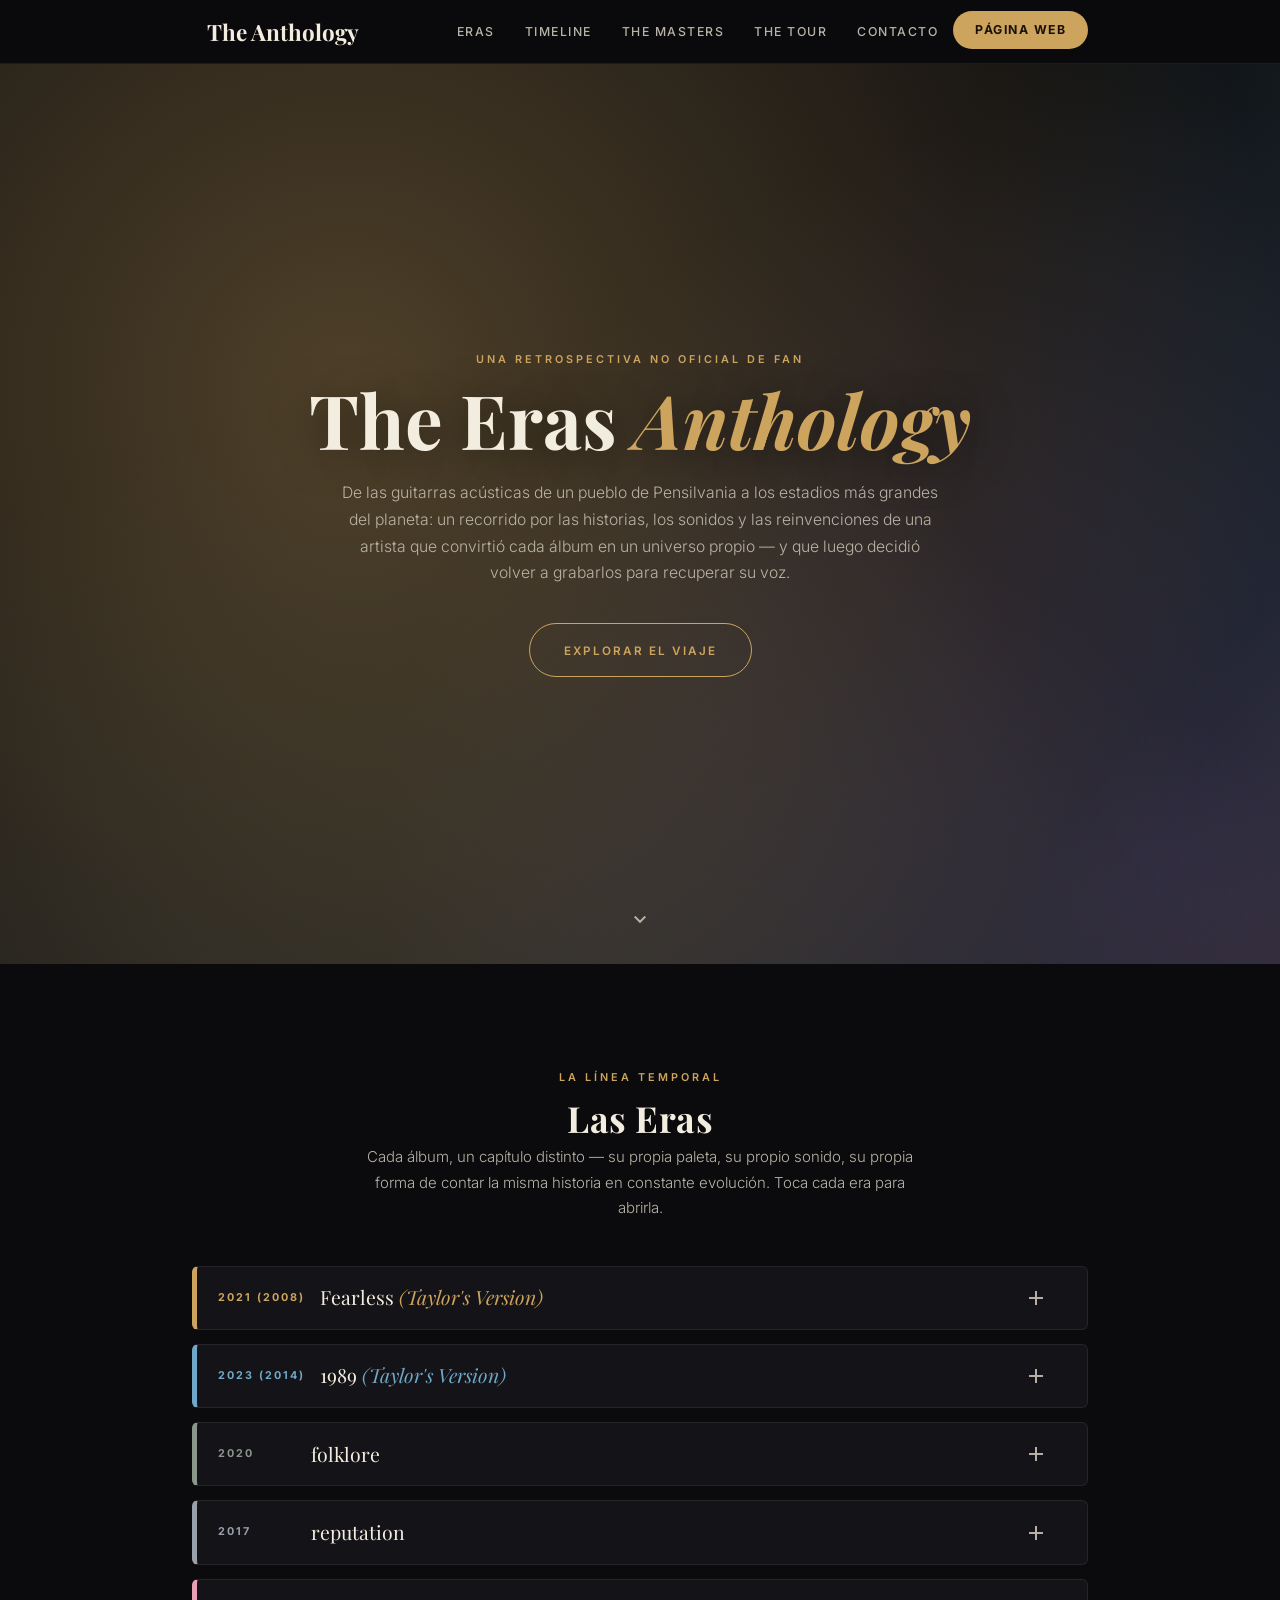
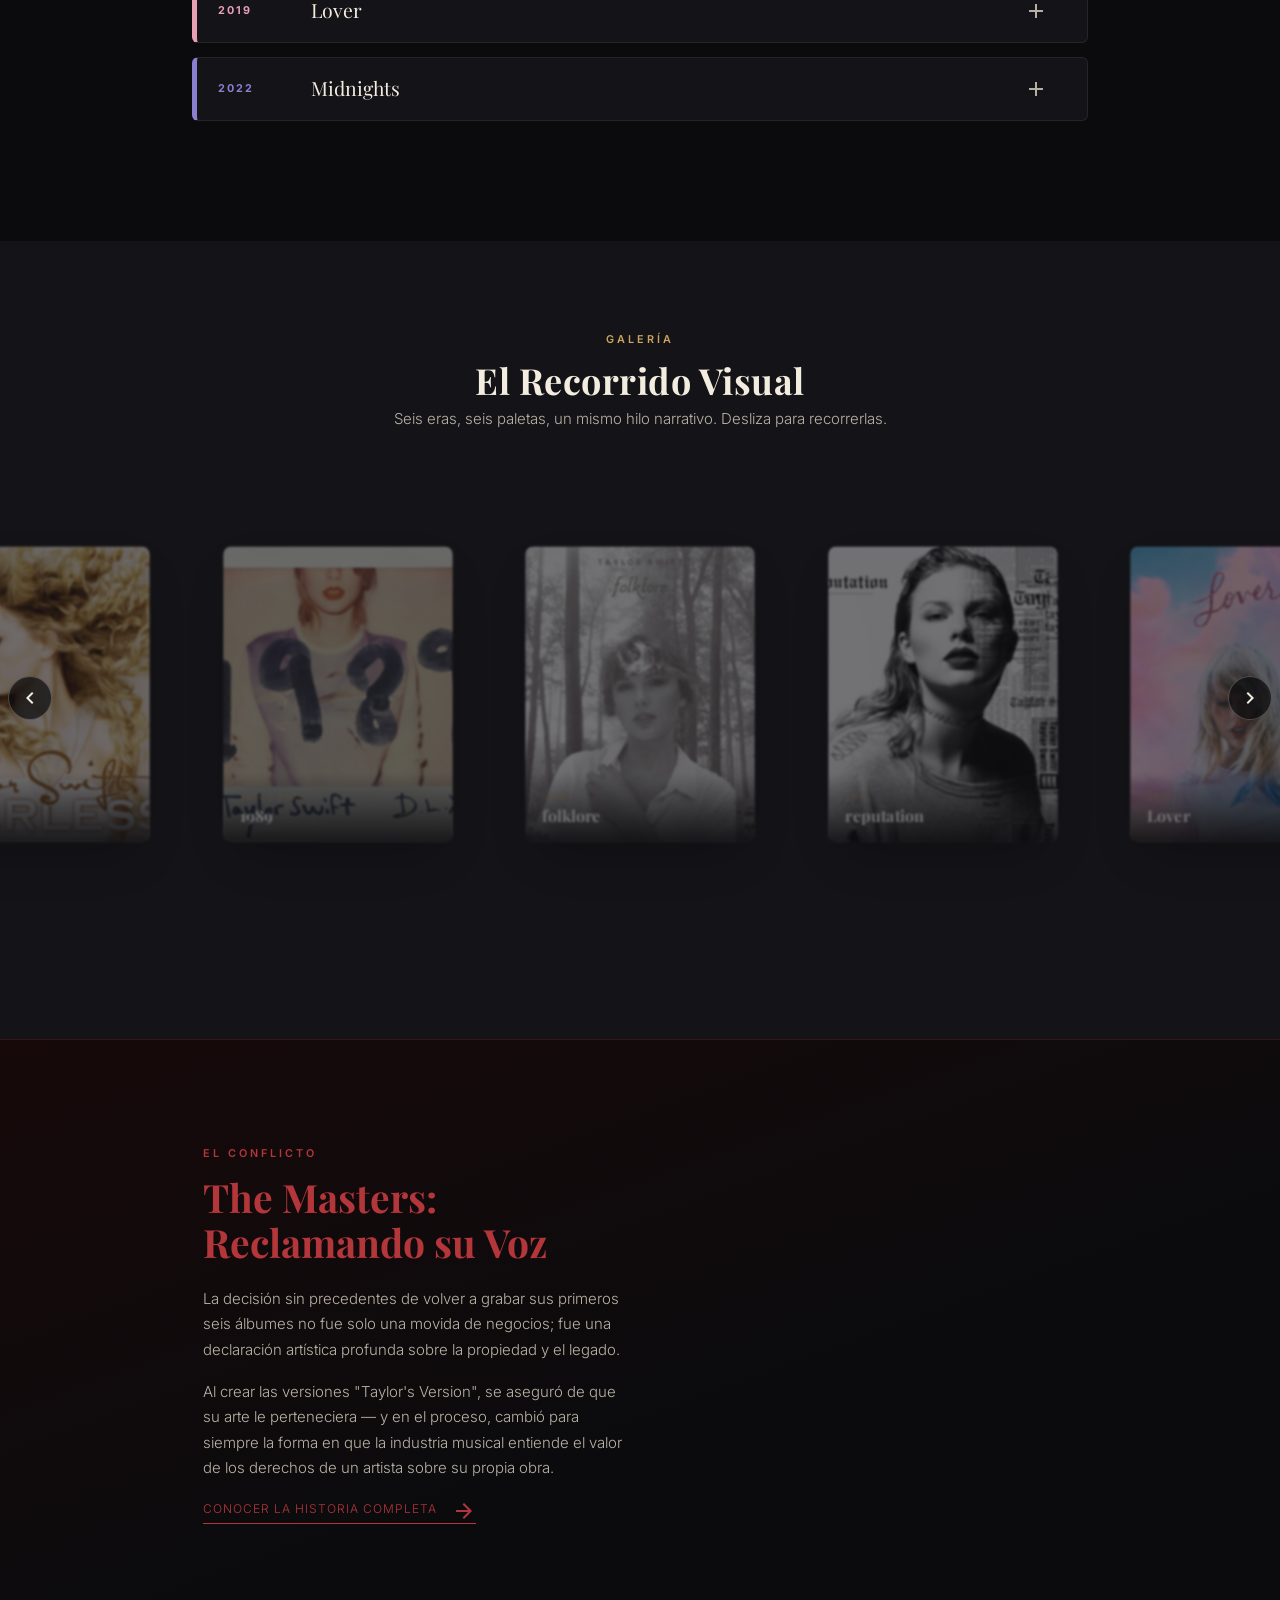
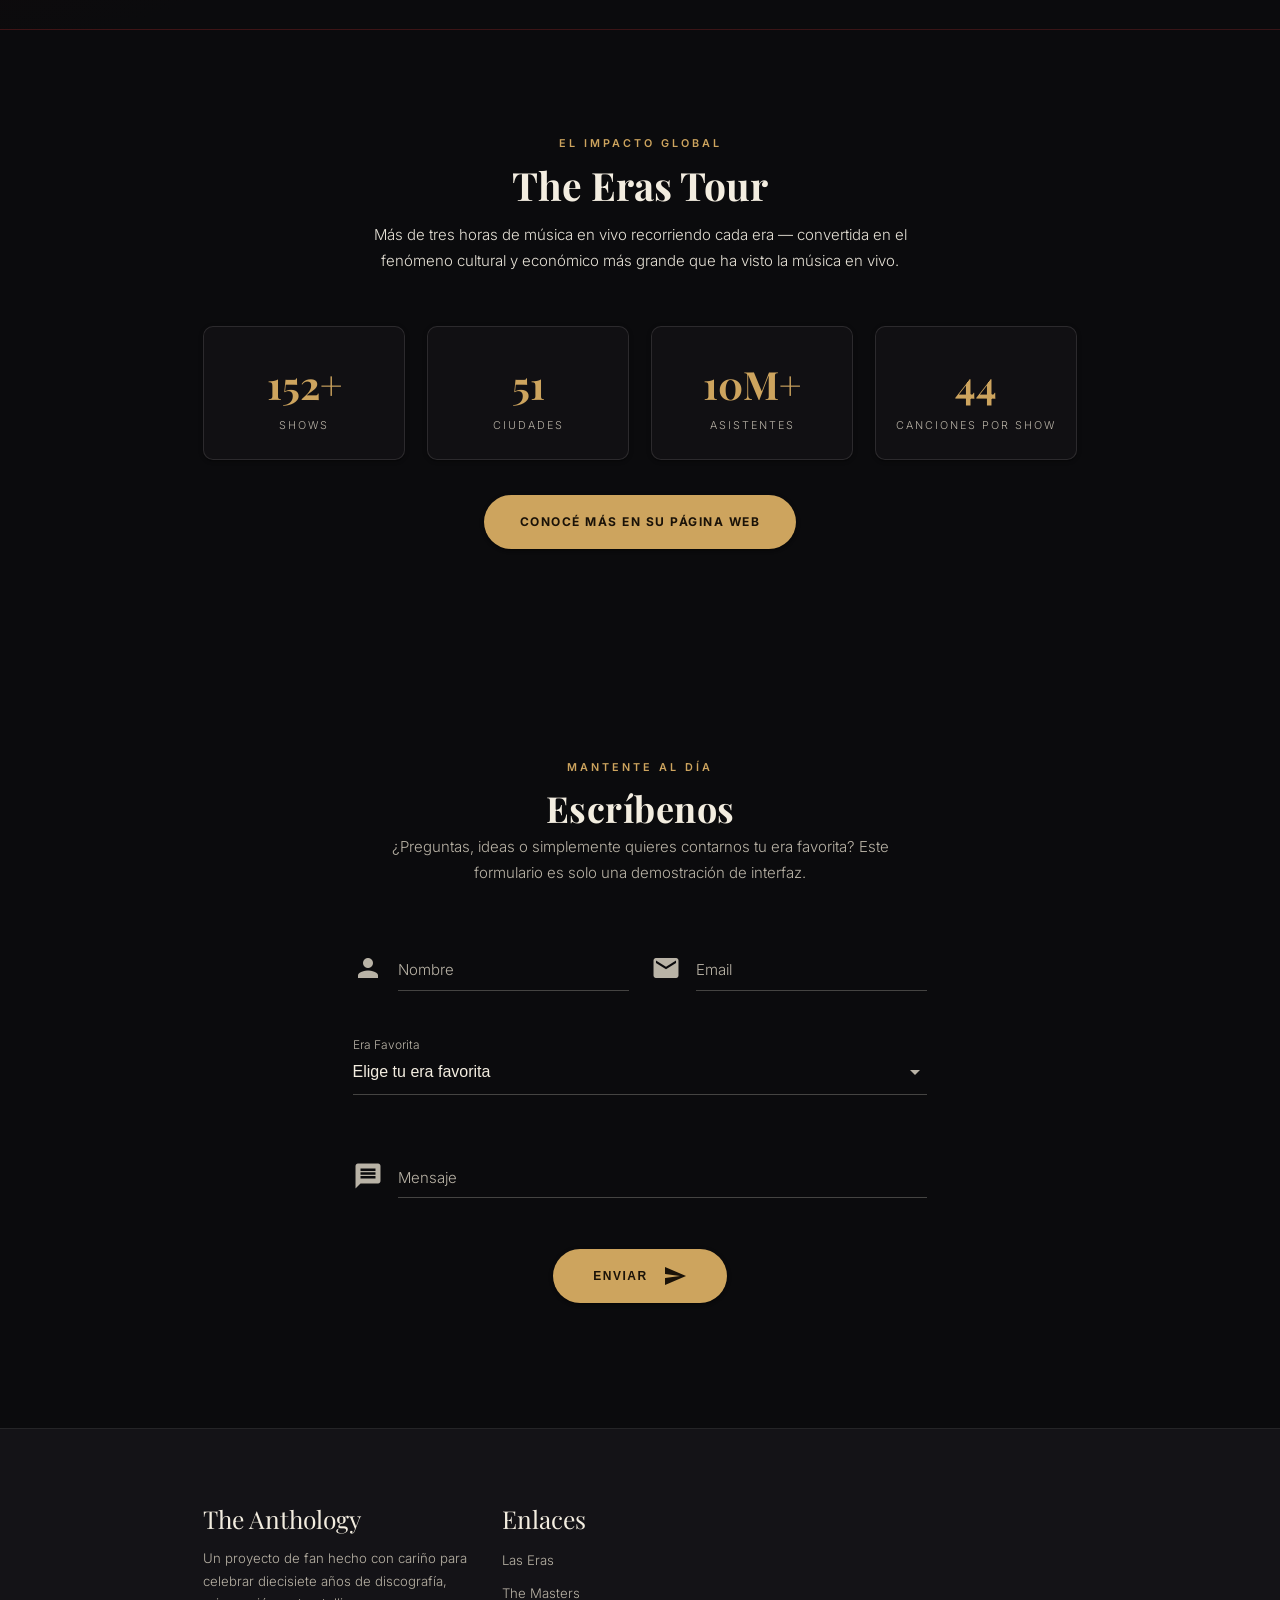
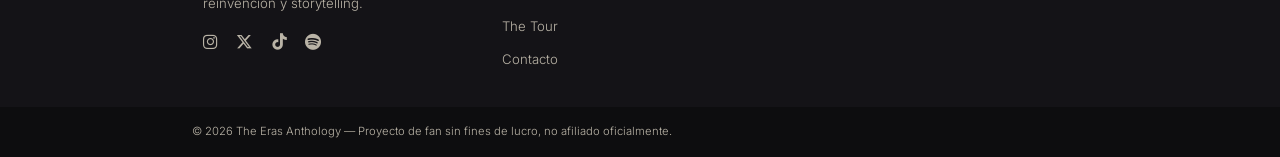
<file: index.html>
<!DOCTYPE html>
<html lang="es">

<head>
    <meta charset="UTF-8">
    <meta name="viewport" content="width=device-width, initial-scale=1.0">
    <title>The Eras Anthology — Un viaje por la trayectoria musical</title>

    <link rel="stylesheet"
        href="https://fonts.googleapis.com/css2?family=Playfair+Display:wght@400;600;700;900&family=Inter:wght@300;400;500;600;700&display=swap">
    <link rel="stylesheet" href="https://cdnjs.cloudflare.com/ajax/libs/materialize/1.0.0/css/materialize.min.css">
    <link rel="stylesheet" href="https://fonts.googleapis.com/icon?family=Material+Icons">
    <link rel="stylesheet" href="https://cdnjs.cloudflare.com/ajax/libs/font-awesome/6.5.1/css/all.min.css">
    <link rel="stylesheet" href="css/style.css">
</head>

<body>

    <nav>
        <div class="nav-wrapper container">
            <a href="#hero" class="brand-logo">The Anthology</a>
            <a href="#" data-target="mobile-sidenav" class="sidenav-trigger"><i class="material-icons">menu</i></a>
            <ul class="right hide-on-med-and-down">
                <li><a href="#eras">Eras</a></li>
                <li><a href="#carousel-section">Timeline</a></li>
                <li><a href="#masters">The Masters</a></li>
                <li><a href="#tour">The Tour</a></li>
                <li><a href="#contact">Contacto</a></li>
                <li><a href="#tour" class="tickets-nav-btn">Página Web</a></li>
            </ul>
        </div>
    </nav>

    <ul class="sidenav" id="mobile-sidenav">
        <li><a href="#hero"><i class="material-icons">home</i>Inicio</a></li>
        <li><a href="#eras"><i class="material-icons">timeline</i>Eras</a></li>
        <li><a href="#carousel-section"><i class="material-icons">collections</i>Timeline visual</a></li>
        <li><a href="#masters"><i class="material-icons">gavel</i>The Masters</a></li>
        <li><a href="#tour"><i class="material-icons">confirmation_number</i>The Tour</a></li>
        <li><a href="#contact"><i class="material-icons">mail</i>Contacto</a></li>
        <li>
            <div class="divider"></div>
        </li>
        <li><a href="#tour" class="tickets-nav-btn" style="margin:12px 16px; display:inline-block;">Tickets</a></li>
    </ul>

    <header id="hero" class="hero-section">
        <div class="hero-bg"></div>
        <div class="hero-content">
            <span class="eyebrow">Una retrospectiva no oficial de fan</span>
            <h1 class="hero-title">The Eras <em>Anthology</em></h1>
            <p class="hero-bio">
                De las guitarras acústicas de un pueblo de Pensilvania a los estadios más grandes del planeta:
                un recorrido por las historias, los sonidos y las reinvenciones de una artista que convirtió
                cada álbum en un universo propio — y que luego decidió volver a grabarlos para recuperar su voz.
            </p>
            <a href="#eras" class="btn-large waves-effect hero-cta">Explorar el Viaje</a>
        </div>
        <a href="#eras" class="scroll-cue"><i class="material-icons">keyboard_arrow_down</i></a>
    </header>

    <section id="eras" class="eras-section">
        <div class="container center-align">
            <span class="eyebrow reveal">La línea temporal</span>
            <h2 class="section-title reveal">Las Eras</h2>
            <p class="section-sub reveal">
                Cada álbum, un capítulo distinto — su propia paleta, su propio sonido, su propia forma de contar
                la misma historia en constante evolución. Toca cada era para abrirla.
            </p>
        </div>

        <div class="container">
            <ul class="collapsible era-collapsible reveal" data-collapsible="accordion">

                <li>
                    <div class="collapsible-header" style="--era-color:#cda45e;">
                        <span class="era-year">2021 (2008)</span>
                        <span class="era-name">Fearless <em style="font-style:italic; color:#cda45e;">(Taylor's
                                Version)</em></span>
                        <i class="material-icons">add</i>
                    </div>
                    <div class="collapsible-body">
                        <div class="row" style="margin-bottom:0;">
                            <div class="col s12 m5">
                                <div class="era-visual">
                                    <img src="img/linea-temporal/fearless.jpg" alt="Portada del álbum Fearless (Taylor's Version)" loading="lazy">
                                </div>
                            </div>
                            <div class="col s12 m7">
                                <p class="era-desc">La magia del romance de instituto y la perfección country-pop,
                                    reclamada.
                                    Un cuento de hadas escrito con guitarra acústica que redefinió lo que un álbum debut
                                    podía ser,
                                    y que once años después volvió a grabarse nota por nota, para que la historia
                                    perteneciera a su autora.</p>
                                <div class="era-chip">Love Story</div>
                                <div class="era-chip">You Belong With Me</div>
                                <div class="era-audio">
                                    <span class="era-audio-label">Vista previa del ambiente sonoro</span>
                                    <audio controls preload="metadata">
                                        <source src="audios/lovestory.mp3" type="audio/mpeg">
                                        Tu navegador no soporta audio.
                                    </audio>
                                </div>
                            </div>
                        </div>
                    </div>
                </li>

                <li>
                    <div class="collapsible-header" style="--era-color:#6fa8c9;">
                        <span class="era-year">2023 (2014)</span>
                        <span class="era-name">1989 <em style="font-style:italic; color:#6fa8c9;">(Taylor's
                                Version)</em></span>
                        <i class="material-icons">add</i>
                    </div>
                    <div class="collapsible-body">
                        <div class="row" style="margin-bottom:0;">
                            <div class="col s12 m5">
                                <div class="era-visual">
                                    <img src="img/linea-temporal/1989.jpg" alt="Portada del álbum 1989 (Taylor's Version)" loading="lazy">
                                </div>
                            </div>
                            <div class="col s12 m7">
                                <p class="era-desc">La obra maestra del synth-pop que la consolidó como un ícono pop
                                    global.
                                    Un giro deliberado hacia Nueva York, hacia los sintetizadores y hacia una nueva
                                    forma de escribir
                                    sobre el amor: más brillante, más urbana, más consciente de sí misma.</p>
                                <div class="era-chip">Style</div>
                                <div class="era-chip">Blank Space</div>
                                <div class="era-audio">
                                    <span class="era-audio-label">Vista previa del ambiente sonoro</span>
                                    <audio controls preload="metadata">
                                        <source src="audios/style.mp3" type="audio/mpeg">
                                        Tu navegador no soporta audio.
                                    </audio>
                                </div>
                            </div>
                        </div>
                    </div>
                </li>

                <li>
                    <div class="collapsible-header" style="--era-color:#8b968a;">
                        <span class="era-year">2020</span>
                        <span class="era-name">folklore</span>
                        <i class="material-icons">add</i>
                    </div>
                    <div class="collapsible-body">
                        <div class="row" style="margin-bottom:0;">
                            <div class="col s12 m5">
                                <div class="era-visual">
                                    <img src="img/linea-temporal/folklore.png" alt="Portada del álbum folklore" loading="lazy">
                                </div>
                            </div>
                            <div class="col s12 m7">
                                <p class="era-desc">Un giro indie-folk hacia el escapismo, el mito y la narración
                                    minuciosa.
                                    Escrito y grabado casi en secreto, cambió la escala de los estadios por la intimidad
                                    del bosque,
                                    y la autobiografía por personajes inventados que aún así se sentían profundamente
                                    reales.</p>
                                <div class="era-chip">cardigan</div>
                                <div class="era-chip">august</div>
                                <div class="era-audio">
                                    <span class="era-audio-label">Vista previa del ambiente sonoro</span>
                                    <audio controls preload="metadata">
                                        <source src="audios/august.mp3" type="audio/mpeg">
                                        Tu navegador no soporta audio.
                                    </audio>
                                </div>
                            </div>
                        </div>
                    </div>
                </li>

                <li>
                    <div class="collapsible-header" style="--era-color:#9aa0ab;">
                        <span class="era-year">2017</span>
                        <span class="era-name">reputation</span>
                        <i class="material-icons">add</i>
                    </div>
                    <div class="collapsible-body">
                        <div class="row" style="margin-bottom:0;">
                            <div class="col s12 m5">
                                <div class="era-visual">
                                    <img src="img/linea-temporal/reputation.jpg" alt="Portada del álbum reputation" loading="lazy">
                                </div>
                            </div>
                            <div class="col s12 m7">
                                <p class="era-desc">La era de la reinvención afilada: sintetizadores oscuros, actitud
                                    sin disculpas
                                    y una narrativa que jugaba deliberadamente con la percepción pública. El sonido de
                                    alguien
                                    tomando el control del relato sobre sí misma.</p>
                                <div class="era-chip">...Ready For It?</div>
                                <div class="era-chip">Delicate</div>
                                <div class="era-audio">
                                    <span class="era-audio-label">Vista previa del ambiente sonoro</span>
                                    <audio controls preload="metadata">
                                        <source src="audios/delicate.mp3" type="audio/mpeg">
                                        Tu navegador no soporta audio.
                                    </audio>
                                </div>
                            </div>
                        </div>
                    </div>
                </li>

                <li>
                    <div class="collapsible-header" style="--era-color:#e8a0b4;">
                        <span class="era-year">2019</span>
                        <span class="era-name">Lover</span>
                        <i class="material-icons">add</i>
                    </div>
                    <div class="collapsible-body">
                        <div class="row" style="margin-bottom:0;">
                            <div class="col s12 m5">
                                <div class="era-visual">
                                    <img src="img/linea-temporal/lover.jpg" alt="Portada del álbum Lover" loading="lazy">
                                </div>
                            </div>
                            <div class="col s12 m7">
                                <p class="era-desc">Un cielo pastel de optimismo declarado. Después de la oscuridad de
                                    reputation,
                                    una explosión de color, corazones y alegría sin ironía — la celebración más abierta
                                    del amor
                                    en toda su discografía.</p>
                                <div class="era-chip">Lover</div>
                                <div class="era-chip">Cruel Summer</div>
                                <div class="era-audio">
                                    <span class="era-audio-label">Vista previa del ambiente sonoro</span>
                                    <audio controls preload="metadata">
                                        <source src="audios/lover.mp3" type="audio/mpeg">
                                        Tu navegador no soporta audio.
                                    </audio>
                                </div>
                            </div>
                        </div>
                    </div>
                </li>

                <li>
                    <div class="collapsible-header" style="--era-color:#8b7fd1;">
                        <span class="era-year">2022</span>
                        <span class="era-name">Midnights</span>
                        <i class="material-icons">add</i>
                    </div>
                    <div class="collapsible-body">
                        <div class="row" style="margin-bottom:0;">
                            <div class="col s12 m5">
                                <div class="era-visual">
                                    <img src="img/linea-temporal/midnight.jpg" alt="Portada del álbum Midnights" loading="lazy">
                                </div>
                            </div>
                            <div class="col s12 m7">
                                <p class="era-desc">Trece noches de insomnio convertidas en canción. Un regreso a los
                                    sintetizadores
                                    introspectivos, una colección de pensamientos que solo aparecen a la medianoche —
                                    vulnerables,
                                    filosos y profundamente personales.</p>
                                <div class="era-chip">Anti-Hero</div>
                                <div class="era-chip">Lavender Haze</div>
                                <div class="era-audio">
                                    <span class="era-audio-label">Vista previa del ambiente sonoro</span>
                                    <audio controls preload="metadata">
                                        <source src="audios/antihero.mp3" type="audio/mpeg">
                                        Tu navegador no soporta audio.
                                    </audio>
                                </div>
                            </div>
                        </div>
                    </div>
                </li>

            </ul>
        </div>
    </section>

    <section id="carousel-section" class="carousel-section">
        <div class="container center-align">
            <span class="eyebrow reveal">Galería</span>
            <h2 class="section-title reveal">El Recorrido Visual</h2>
            <p class="section-sub reveal">Seis eras, seis paletas, un mismo hilo narrativo. Desliza para recorrerlas.
            </p>
        </div>

        <div class="eras-gallery reveal">
            <div class="eras-gallery-track" id="erasGalleryTrack">
                <div class="gallery-card">
                    <img src="img/galeria/fearless.png" alt="Fearless (Taylor's Version)">
                    <div class="carousel-caption"><span class="cc-year">2008 / 2021</span>
                        <h4>Fearless</h4>
                    </div>
                </div>
                <div class="gallery-card">
                    <img src="img/galeria/1989.jpg" alt="1989 (Taylor's Version)">
                    <div class="carousel-caption"><span class="cc-year">2014 / 2023</span>
                        <h4>1989</h4>
                    </div>
                </div>
                <div class="gallery-card">
                    <img src="img/galeria/folklore.jpg" alt="folklore">
                    <div class="carousel-caption"><span class="cc-year">2020</span>
                        <h4>folklore</h4>
                    </div>
                </div>
                <div class="gallery-card">
                    <img src="img/galeria/reputation.jpg" alt="reputation">
                    <div class="carousel-caption"><span class="cc-year">2017</span>
                        <h4>reputation</h4>
                    </div>
                </div>
                <div class="gallery-card">
                    <img src="img/galeria/lover.jpg" alt="Lover">
                    <div class="carousel-caption"><span class="cc-year">2019</span>
                        <h4>Lover</h4>
                    </div>
                </div>
                <div class="gallery-card">
                    <img src="img/galeria/midnights.jpg" alt="Midnights">
                    <div class="carousel-caption"><span class="cc-year">2022</span>
                        <h4>Midnights</h4>
                    </div>
                </div>
            </div>
            <button class="gallery-nav gallery-nav-prev" aria-label="Anterior"><i
                    class="material-icons">chevron_left</i></button>
            <button class="gallery-nav gallery-nav-next" aria-label="Siguiente"><i
                    class="material-icons">chevron_right</i></button>
        </div>
    </section>

    <section id="masters" class="masters-section">
        <div class="container">
            <div class="row valign-wrapper" style="margin-bottom:0;">
                <div class="col s12 m6 reveal">
                    <span class="eyebrow" style="color:#b3363b;">El conflicto</span>
                    <h2>The Masters: Reclamando su Voz</h2>
                    <p>La decisión sin precedentes de volver a grabar sus primeros seis álbumes no fue solo una
                        movida de negocios; fue una declaración artística profunda sobre la propiedad y el legado.</p>
                    <p>Al crear las versiones "Taylor's Version", se aseguró de que su arte le perteneciera —
                        y en el proceso, cambió para siempre la forma en que la industria musical entiende el valor
                        de los derechos de un artista sobre su propia obra.</p>
                    <a href="https://es.wikipedia.org/wiki/Controversia_sobre_los_m%C3%A1steres_de_Taylor_Swift" class="masters-btn waves-effect">Conocer la historia completa<i
                            class="material-icons right">arrow_forward</i></a>
                </div>
                <div class="col s12 m6 center-align reveal reveal-delay-2">
                    <div class="masters-visual">
                        <img src="img/masters.jpg" alt="The Masters — Taylor Swift" loading="lazy">
                    </div>
                </div>
            </div>
        </div>
    </section>

    <section id="tour" class="tour-section">
        <video class="tour-bg-video" autoplay muted loop playsinline
            poster="[data-uri]">
            <source src="https://interactive-examples.mdn.mozilla.net/media/cc0-videos/flower.mp4" type="video/mp4">
        </video>
        <div class="tour-overlay"></div>
        <div class="container tour-content center-align">
            <span class="eyebrow reveal">El impacto global</span>
            <h2 class="reveal">The Eras Tour</h2>
            <p class="section-sub reveal" style="color:#e6e1d6;">Más de tres horas de música en vivo recorriendo cada
                era —
                convertida en el fenómeno cultural y económico más grande que ha visto la música en vivo.</p>

            <div class="row reveal">
                <div class="col s6 m3">
                    <div class="card stat-card">
                        <div class="card-content center-align">
                            <div class="stat-number">152+</div>
                            <div class="stat-label">Shows</div>
                        </div>
                    </div>
                </div>
                <div class="col s6 m3">
                    <div class="card stat-card">
                        <div class="card-content center-align">
                            <div class="stat-number">51</div>
                            <div class="stat-label">Ciudades</div>
                        </div>
                    </div>
                </div>
                <div class="col s6 m3">
                    <div class="card stat-card">
                        <div class="card-content center-align">
                            <div class="stat-number">10M+</div>
                            <div class="stat-label">Asistentes</div>
                        </div>
                    </div>
                </div>
                <div class="col s6 m3">
                    <div class="card stat-card">
                        <div class="card-content center-align">
                            <div class="stat-number">44</div>
                            <div class="stat-label">Canciones por show</div>
                        </div>
                    </div>
                </div>
            </div>

            <a href="https://www.taylorswift.com/" class="btn-large waves-effect tour-cta reveal">Conocé más en su página web</a>
        </div>
    </section>

    <section id="contact" class="contact-section">
        <div class="container">
            <div class="center-align">
                <span class="eyebrow reveal">Mantente al día</span>
                <h2 class="section-title reveal">Escríbenos</h2>
                <p class="section-sub reveal">¿Preguntas, ideas o simplemente quieres contarnos tu era favorita? Este
                    formulario es solo una demostración de interfaz.</p>
            </div>

            <div class="row">
                <form class="col s12 m8 offset-m2 contact-form reveal" id="contactForm">
                    <div class="row">
                        <div class="input-field col s12 m6">
                            <i class="material-icons prefix">person</i>
                            <input id="name" type="text" class="validate">
                            <label for="name">Nombre</label>
                        </div>
                        <div class="input-field col s12 m6">
                            <i class="material-icons prefix">email</i>
                            <input id="email" type="email" class="validate">
                            <label for="email">Email</label>
                        </div>
                    </div>
                    <div class="row">
                        <div class="input-field col s12">
                            <select id="favorite-era">
                                <option value="" disabled selected>Elige tu era favorita</option>
                                <option value="fearless">Fearless</option>
                                <option value="1989">1989</option>
                                <option value="folklore">folklore</option>
                                <option value="reputation">reputation</option>
                                <option value="lover">Lover</option>
                                <option value="midnights">Midnights</option>
                            </select>
                            <label>Era Favorita</label>
                        </div>
                    </div>
                    <div class="row">
                        <div class="input-field col s12">
                            <i class="material-icons prefix">message</i>
                            <textarea id="message" class="materialize-textarea"></textarea>
                            <label for="message">Mensaje</label>
                        </div>
                    </div>
                    <div class="center-align" style="margin-top:1rem;">
                        <button class="btn-large waves-effect contact-submit" type="submit">
                            Enviar <i class="material-icons right">send</i>
                        </button>
                    </div>
                </form>
            </div>
        </div>
    </section>

    <footer class="page-footer">
        <div class="container">
            <div class="row">
                <div class="col s12 m4">
                    <h5>The Anthology</h5>
                    <p>Un proyecto de fan hecho con cariño para celebrar diecisiete años de discografía, reinvención y
                        storytelling.</p>
                    <div class="social-icons">
                        <a href="https://www.instagram.com/taylorswift?utm_source=ig_web_button_share_sheet&stkn=ZDNlZDc0MzIxNw=="><i class="fab fa-instagram"></i></a>
                        <a href="https://x.com/taylorswift13?s=20"><i class="fab fa-x-twitter"></i></a>
                        <a href="https://www.tiktok.com/@taylorswift?is_from_webapp=1&sender_device=pc"><i class="fab fa-tiktok"></i></a>
                        <a href="https://open.spotify.com/artist/06HL4z0CvFAxyc27GXpf02?si=40fpMOR0QS-YyTbdg5yXZQ"><i class="fab fa-spotify"></i></a>
                    </div>
                </div>
                <div class="col s12 m4">
                    <h5>Enlaces</h5>
                    <ul>
                        <li><a href="#eras">Las Eras</a></li>
                        <li><a href="#masters">The Masters</a></li>
                        <li><a href="#tour">The Tour</a></li>
                        <li><a href="#contact">Contacto</a></li>
                    </ul>
                </div>
            </div>
        </div>
        <div class="footer-copyright">
            <div class="container">
                © 2026 The Eras Anthology — Proyecto de fan sin fines de lucro, no afiliado oficialmente.
            </div>
        </div>
    </footer>

    <a href="#hero" class="btn-floating btn-large waves-effect back-to-top" id="backToTop">
        <i class="material-icons">arrow_upward</i>
    </a>

    <script src="https://cdnjs.cloudflare.com/ajax/libs/materialize/1.0.0/js/materialize.min.js"></script>
    <script src="js/funciones.js"></script>
</body>

</html>
</file>
<file: css/style.css>
:root{
  --bg:#0b0b0d;
  --bg-2:#141317;
  --bg-3:#1b1a1f;
  --cream:#f3ede0;
  --cream-dim:#b9b3a6;
  --gold:#cda45e;

  --fearless:#cda45e;
  --y1989:#6fa8c9;
  --folklore:#8b968a;
  --reputation:#9aa0ab;
  --lover:#e8a0b4;
  --midnights:#8b7fd1;
  --crimson:#b3363b;

  --font-display:'Playfair Display', Georgia, serif;
  --font-body:'Inter', sans-serif;
}

*{box-sizing:border-box;}
html{scroll-behavior:smooth;}
body{
  background:var(--bg);
  color:var(--cream);
  font-family:var(--font-body);
  font-weight:300;
  line-height:1.7;
  overflow-x:hidden;
}
h1,h2,h3,h4{font-family:var(--font-display); color:var(--cream); font-weight:700; margin:0;}
p{color:var(--cream-dim);}
a{cursor:pointer;}
::selection{background:var(--gold); color:#1a1208;}

.section-title{font-size:2.4rem; letter-spacing:.5px; margin-bottom:.4rem;}
.section-sub{max-width:560px; margin:0 auto 3rem; font-size:1rem;}
.eyebrow{
  font-family:var(--font-body); text-transform:uppercase; letter-spacing:3px;
  font-size:.72rem; color:var(--gold); font-weight:600; margin-bottom:.75rem; display:block;
}

.reveal{opacity:0; transform:translateY(28px); transition:opacity .8s ease, transform .8s ease;}
.reveal.active{opacity:1; transform:translateY(0);}
.reveal-delay-1.active{transition-delay:.12s;}
.reveal-delay-2.active{transition-delay:.24s;}
.reveal-delay-3.active{transition-delay:.36s;}

nav{
  background:rgba(11,11,13,.75)!important;
  backdrop-filter:blur(10px);
  box-shadow:none;
  border-bottom:1px solid rgba(243,237,224,.08);
  transition:background .3s ease;
}
nav .nav-wrapper{position:relative;}
nav .brand-logo{
  font-family:var(--font-display); font-weight:700; font-size:1.5rem; color:var(--cream)!important;
  position:absolute; top:50%; left:1rem; transform:translateY(-50%);
}
nav .sidenav-trigger{
  float:right; margin:0 8px 0 0;
}
nav ul a{
  color:var(--cream-dim)!important; font-size:.82rem; letter-spacing:1.5px; text-transform:uppercase;
  font-weight:500; transition:color .25s ease;
}
nav ul a:hover{color:var(--gold)!important;}
nav ul a.tickets-nav-btn{
  background:var(--gold)!important; color:#1a1208!important; border-radius:30px; padding:0 22px;
  height:38px; line-height:38px; margin-top:11px; font-weight:700;
}
.sidenav-trigger i{color:var(--cream);}
.sidenav{background:var(--bg-2);}
.sidenav li a{color:var(--cream-dim); text-transform:uppercase; font-size:.85rem; letter-spacing:1px;}
.sidenav li a:hover{background:rgba(205,164,94,.12); color:var(--gold);}
.sidenav li>a>i.material-icons{color:var(--cream-dim)!important;}
.sidenav li>a:hover>i.material-icons{color:var(--gold)!important;}
.sidenav li>a.tickets-nav-btn{color:#1a1208!important;}

.hero-section{
  position:relative; min-height:100vh; display:flex; align-items:center; justify-content:center;
  overflow:hidden; text-align:center; padding:0 1rem;
}
.hero-bg{
  position:absolute; inset:0; z-index:0;
  background:
    radial-gradient(circle at 15% 20%, rgba(205,164,94,.35), transparent 40%),
    radial-gradient(circle at 85% 15%, rgba(111,168,201,.30), transparent 42%),
    radial-gradient(circle at 20% 85%, rgba(139,150,138,.28), transparent 45%),
    radial-gradient(circle at 80% 80%, rgba(232,160,180,.28), transparent 42%),
    radial-gradient(circle at 50% 50%, rgba(139,127,209,.22), transparent 55%),
    var(--bg);
  background-size:180% 180%;
  animation:heroDrift 24s ease-in-out infinite;
}
@keyframes heroDrift{
  0%{background-position:0% 0%;}
  50%{background-position:100% 60%;}
  100%{background-position:0% 0%;}
}
.hero-content{position:relative; z-index:1; max-width:760px;}
.hero-title{
  font-size:clamp(2.6rem, 7vw, 5rem); line-height:1.05; margin-bottom:1.4rem;
  text-shadow:0 4px 40px rgba(0,0,0,.5);
}
.hero-title em{color:var(--gold); font-style:italic;}
.hero-bio{font-size:1.05rem; color:var(--cream-dim); max-width:600px; margin:0 auto 2.4rem;}
.hero-cta{
  background:transparent!important; border:1px solid var(--gold); color:var(--gold)!important;
  border-radius:40px; padding:0 34px; letter-spacing:2px; font-size:.78rem; text-transform:uppercase;
  font-weight:600; box-shadow:none!important; transition:all .3s ease;
}
.hero-cta:hover{background:var(--gold)!important; color:#1a1208!important;}
.scroll-cue{
  position:absolute; bottom:32px; left:0; right:0; margin:0 auto; width:fit-content; z-index:1;
  display:flex; justify-content:center;
  color:var(--cream-dim); animation:bob 2.2s ease-in-out infinite;
}
@keyframes bob{
  0%,100%{transform:translateY(0);}
  50%{transform:translateY(10px);}
}

.eras-section{padding:7rem 0; background:var(--bg);}
.collapsible.era-collapsible{
  border:none; background:transparent; box-shadow:none;
}
.era-collapsible li{margin-bottom:14px;}
.era-collapsible .collapsible-header{
  background:var(--bg-2); border:1px solid rgba(243,237,224,.08);
  border-left:5px solid var(--era-color, var(--gold));
  border-radius:6px; padding:1.1rem 1.4rem; display:flex; align-items:center;
  transition:background .25s ease, box-shadow .25s ease;
}
.era-collapsible .collapsible-header:hover{
  background:var(--bg-3); box-shadow:0 0 30px -8px var(--era-color, var(--gold));
}
.era-collapsible .collapsible-header .era-year{
  font-family:var(--font-body); font-size:.72rem; letter-spacing:2px; color:var(--era-color, var(--gold));
  font-weight:700; min-width:78px;
}
.era-collapsible .collapsible-header .era-name{
  font-family:var(--font-display); font-size:1.3rem; color:var(--cream); flex:1; margin-left:1rem;
}
.era-collapsible .collapsible-header i{color:var(--cream-dim);}
.era-collapsible .collapsible-body{
  background:var(--bg-2); border:1px solid rgba(243,237,224,.08); border-top:none;
  border-radius:0 0 6px 6px; padding:2rem;
}
.era-visual{
  width:100%;
  border-radius:6px;
  overflow:hidden;
  box-shadow:0 20px 50px -20px rgba(0,0,0,.6);
  aspect-ratio: 400 / 300; 
}
.era-visual img{
  display:block;
  width:100%;
  height:100%;
  object-fit:cover;
}
.era-desc{color:var(--cream-dim); margin-bottom:1.2rem;}
.era-chip{
  display:inline-block; padding:.4rem 1rem; margin:0 .5rem .5rem 0; border-radius:30px;
  border:1px solid var(--era-color, var(--gold)); color:var(--era-color, var(--gold));
  font-size:.78rem; letter-spacing:.5px;
}
.era-audio{margin-top:1.4rem; width:100%; max-width:340px;}
.era-audio-label{font-size:.72rem; letter-spacing:1.5px; text-transform:uppercase; color:var(--cream-dim); margin-bottom:.5rem; display:block;}
audio{width:100%; filter:invert(0.85) hue-rotate(180deg); border-radius:30px;}

.carousel-section{padding:6rem 0 8rem; background:var(--bg-2);}
.eras-gallery{
  position:relative; margin-top:2rem;
}
.eras-gallery-track{
  display:flex; align-items:center; gap:1.5rem; overflow-x:auto; scroll-snap-type:x mandatory;
  -webkit-overflow-scrolling:touch; scrollbar-width:none;
  padding:2.5rem calc(50% - 140px) 3rem;
}
.eras-gallery-track::-webkit-scrollbar{display:none;}

.gallery-card{
  position:relative; flex:0 0 auto; width:280px; height:360px; border-radius:10px;
  overflow:hidden; scroll-snap-align:center; box-shadow:0 25px 60px -20px rgba(0,0,0,.7);
  opacity:.4; transform:scale(.82); filter:blur(1px);
  transition:transform .45s cubic-bezier(.22,.68,0,1.71), opacity .4s ease, filter .4s ease;
  cursor:pointer;
}
.gallery-card.is-active{
  opacity:1; transform:scale(1.2); filter:blur(0);
  z-index:2; box-shadow:0 30px 70px -20px rgba(0,0,0,.85);
}

.gallery-card img{
  width:100%; height:100%; display:block; object-fit:cover;
}
.gallery-nav{
  position:absolute; top:50%; transform:translateY(-50%); z-index:3; width:44px; height:44px;
  border-radius:50%; border:1px solid rgba(243,237,224,.25); background:rgba(11,11,13,.7);
  color:var(--cream); display:flex; align-items:center; justify-content:center; cursor:pointer;
  transition:background .2s ease, border-color .2s ease;
}
.gallery-nav:hover{background:var(--gold); border-color:var(--gold); color:#1a1208;}
.gallery-nav-prev{left:8px;}
.gallery-nav-next{right:8px;}
.carousel-caption{
  position:absolute; left:0; right:0; bottom:0; padding:1.4rem;
  background:linear-gradient(to top, rgba(0,0,0,.85), transparent);
}
.carousel-caption .cc-year{font-size:.68rem; letter-spacing:2px; color:var(--gold); display:block; margin-bottom:.2rem;}
.carousel-caption h4{font-size:1.3rem; color:#fff;}

@media (max-width:992px){
  .eras-gallery-track{ padding:2.2rem calc(50% - 120px) 2.8rem; }
  .gallery-card{ width:240px; height:320px; }
}

@media (max-width:600px){
  .eras-gallery-track{ padding:2rem calc(50% - 39vw) 2.5rem; gap:1rem; }
  .gallery-card{ width:78vw; max-width:300px; height:340px; transform:scale(.86); }
  .gallery-card.is-active{ transform:scale(1); }
  .gallery-nav{
    width:36px; height:36px;
  }
  .gallery-nav-prev{ left:4px; }
  .gallery-nav-next{ right:4px; }
  .gallery-nav i{ font-size:1.3rem; }
}

@media (max-width:380px){
  .gallery-card{ width:82vw; height:300px; }
  .gallery-nav{ width:32px; height:32px; }
}

.masters-section{
  padding:7rem 0; background:linear-gradient(160deg, #17090a 0%, #0b0b0d 60%);
  border-top:1px solid rgba(179,54,59,.25); border-bottom:1px solid rgba(179,54,59,.25);
}
.masters-section h2{color:var(--crimson); font-size:2.6rem; line-height:1.15; margin-bottom:1.4rem;}
.masters-section p{margin-bottom:1.1rem;}
.masters-btn{
  color:var(--crimson)!important; border-bottom:1px solid var(--crimson); padding-left:0!important;
  letter-spacing:1px; text-transform:uppercase; font-size:.8rem; background:transparent!important; box-shadow:none!important;
}
.masters-visual{
  filter:drop-shadow(0 20px 60px rgba(179,54,59,.35));
  max-width:420px;
  margin:0 auto;
}
.masters-visual img{
  width:100%;
  height:auto;
  display:block;
  border-radius:10px;
  aspect-ratio: 400 / 320; 
  object-fit:cover;
}

.tour-section{position:relative; padding:7rem 0; overflow:hidden;}
.tour-bg-video{
  position:absolute; inset:0; width:100%; height:100%; object-fit:cover; z-index:0;
  filter:saturate(1.7) hue-rotate(260deg) brightness(.35) blur(1px);
}
.tour-overlay{
  position:absolute; inset:0; z-index:1;
  background:linear-gradient(160deg, rgba(11,11,13,.55), rgba(11,11,13,.9));
}
.tour-content{position:relative; z-index:2;}
.tour-section h2{font-size:2.6rem; margin-bottom:1rem;}
.stat-card{
  background:rgba(20,19,23,.7)!important; border:1px solid rgba(243,237,224,.12);
  border-radius:10px!important; backdrop-filter:blur(6px);
}
.stat-card .card-content{padding:1.6rem 1rem;}
.stat-number{font-family:var(--font-display); font-size:2.6rem; color:var(--gold); font-weight:700;}
.stat-label{font-size:.72rem; letter-spacing:2px; text-transform:uppercase; color:var(--cream-dim);}
.tour-cta{
  background:var(--gold)!important; color:#1a1208!important; border-radius:40px; padding:0 36px;
  font-weight:700; letter-spacing:1.5px; text-transform:uppercase; font-size:.8rem;
}

.contact-section{padding:7rem 0; background:var(--bg);}
.contact-form .input-field input, .contact-form .input-field textarea{
  color:var(--cream)!important; border-bottom:1px solid rgba(243,237,224,.25)!important;
}
.contact-form .input-field input:focus, .contact-form .input-field textarea:focus{
  border-bottom:1px solid var(--gold)!important; box-shadow:0 1px 0 0 var(--gold)!important;
}
.contact-form label{color:var(--cream-dim)!important;}
.contact-form label.active{color:var(--gold)!important;}
.contact-form .prefix.active{color:var(--gold)!important;}
.contact-form .prefix{color:var(--cream-dim)!important;}
.dropdown-content{background:var(--bg-3)!important;}
.dropdown-content li>a, .dropdown-content li>span{color:var(--cream)!important;}
.select-wrapper input.select-dropdown{color:var(--cream)!important; border-bottom:1px solid rgba(243,237,224,.25)!important;}
.select-wrapper svg{fill:var(--cream-dim)!important;}
.contact-submit{
  background:var(--gold)!important; color:#1a1208!important; border-radius:40px; padding:0 40px;
  font-weight:700; letter-spacing:1.5px; text-transform:uppercase; font-size:.8rem;
}

.page-footer{background:var(--bg-2); padding-top:4rem; border-top:1px solid rgba(243,237,224,.08);}
.page-footer h5{font-family:var(--font-display); color:var(--cream); margin-bottom:1rem;}
.page-footer p, .page-footer a{color:var(--cream-dim)!important; font-size:.88rem;}
.page-footer ul li{margin-bottom:.5rem;}
.app-badges{display:flex; gap:.8rem; flex-wrap:wrap; margin-top:.5rem;}
.app-badge{
  display:flex; align-items:center; gap:.6rem; border:1px solid rgba(243,237,224,.2); border-radius:8px;
  padding:.55rem 1rem; transition:border-color .25s ease, background .25s ease;
}
.app-badge:hover{border-color:var(--gold); background:rgba(205,164,94,.08);}
.app-badge i{font-size:1.4rem; color:var(--cream);}
.app-badge .badge-text{display:flex; flex-direction:column; line-height:1.15;}
.app-badge .badge-text small{font-size:.6rem; color:var(--cream-dim);}
.app-badge .badge-text span{font-size:.82rem; font-weight:600; color:var(--cream);}
.footer-copyright{background:#0d0d0f!important; padding:1.2rem 0; font-size:.75rem; color:var(--cream-dim)!important;}
.footer-copyright a{color:var(--cream-dim)!important;}
.social-icons a{color:var(--cream-dim); margin-right:1rem; font-size:1.1rem; transition:color .2s ease;}
.social-icons a:hover{color:var(--gold);}

.back-to-top{
  position:fixed; bottom:24px; right:24px; z-index:998; background:var(--gold)!important;
  opacity:0; pointer-events:none; transform:translateY(20px); transition:all .35s ease;
}
.back-to-top.show{opacity:1; pointer-events:auto; transform:translateY(0);}
.back-to-top i{color:#1a1208;}

@media (max-width:600px){
  .eras-gallery-track{ padding:2rem calc(50% - 39vw) 2.5rem; }
  .gallery-card{ width:78vw; height:340px; transform:scale(.86); }
  .gallery-card.is-active{ transform:scale(1); }
  .gallery-nav{display:none;}
}
</file>
